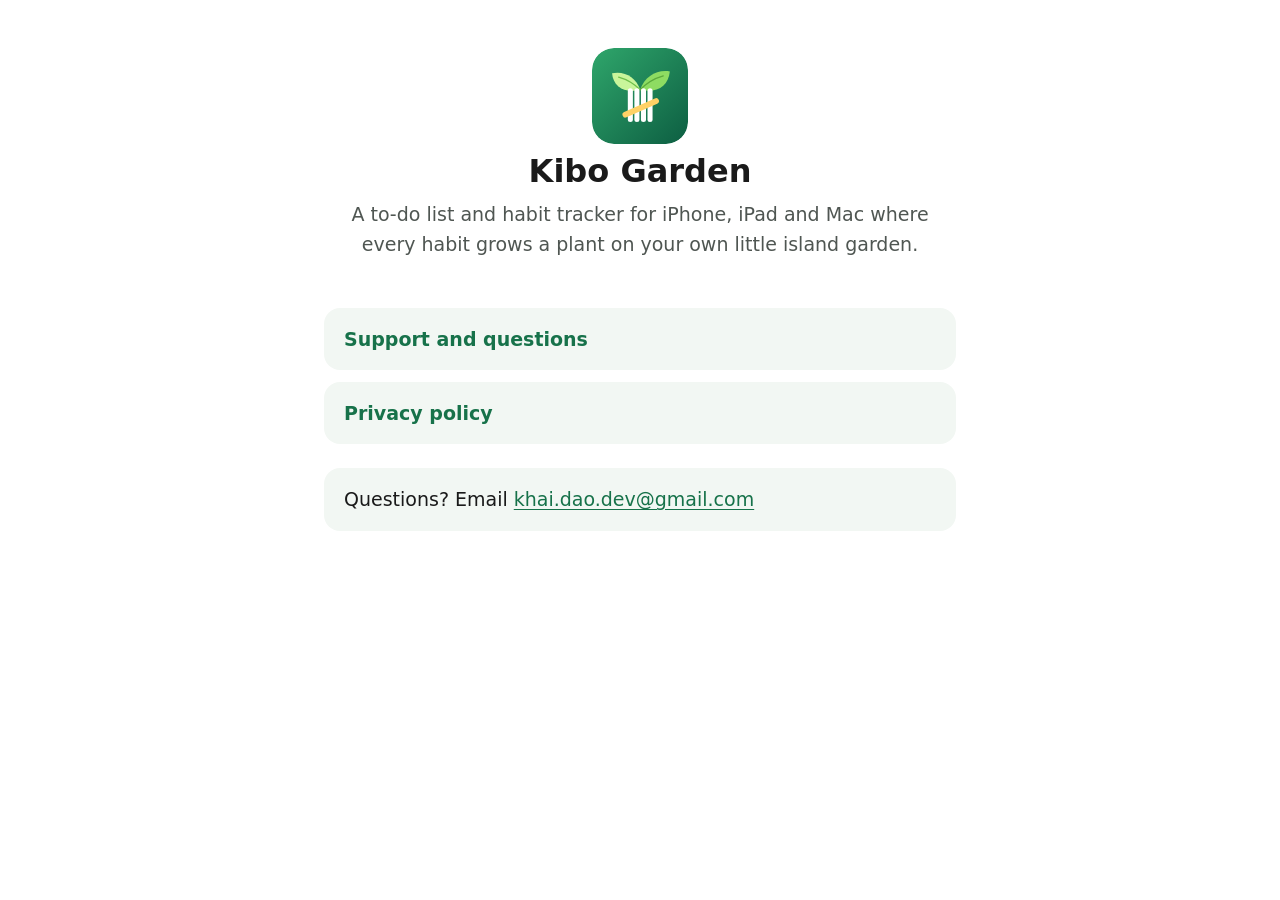
<file: index.html>
<!doctype html>
<html lang="en-GB">
<head>
  <meta charset="utf-8">
  <meta name="viewport" content="width=device-width, initial-scale=1">
  <meta name="color-scheme" content="light dark">
  <title>Kibo Garden</title>
  <meta name="description" content="Kibo Garden is a to-do list and habit tracker for iPhone, iPad and Mac where every habit grows a plant.">
  <link rel="icon" href="icon.svg" type="image/svg+xml">
  <link rel="stylesheet" href="style.css">
</head>
<body>
  <main class="page">
    <div class="hero">
      <img src="icon.svg" alt="">
      <h1>Kibo Garden</h1>
      <p class="lead">A to-do list and habit tracker for iPhone, iPad and Mac where every habit grows a plant on your own little island garden.</p>
    </div>
    <ul class="links">
      <li><a href="support/">Support and questions</a></li>
      <li><a href="privacy/">Privacy policy</a></li>
    </ul>
    <div class="contact">
      <p>Questions? Email <a href="mailto:khai.dao.dev@gmail.com">khai.dao.dev@gmail.com</a></p>
    </div>
  </main>
</body>
</html>
</file>
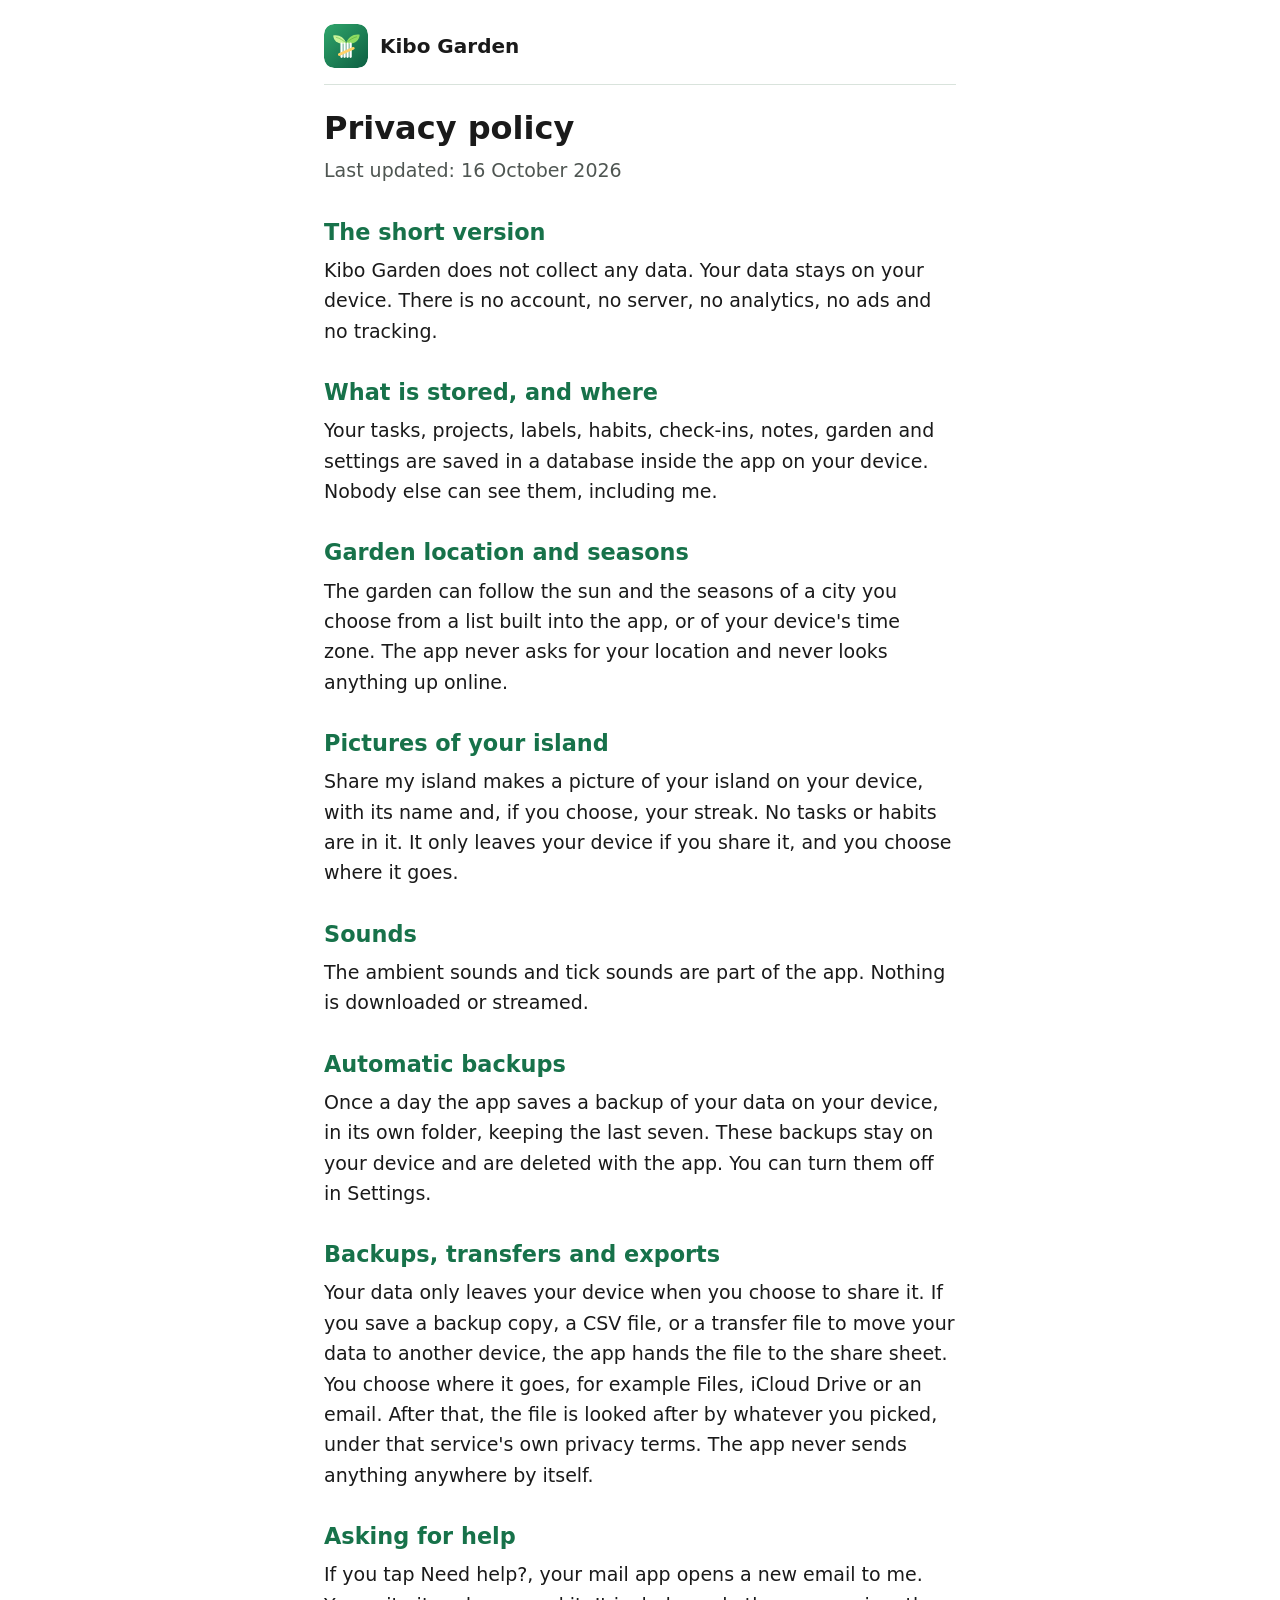
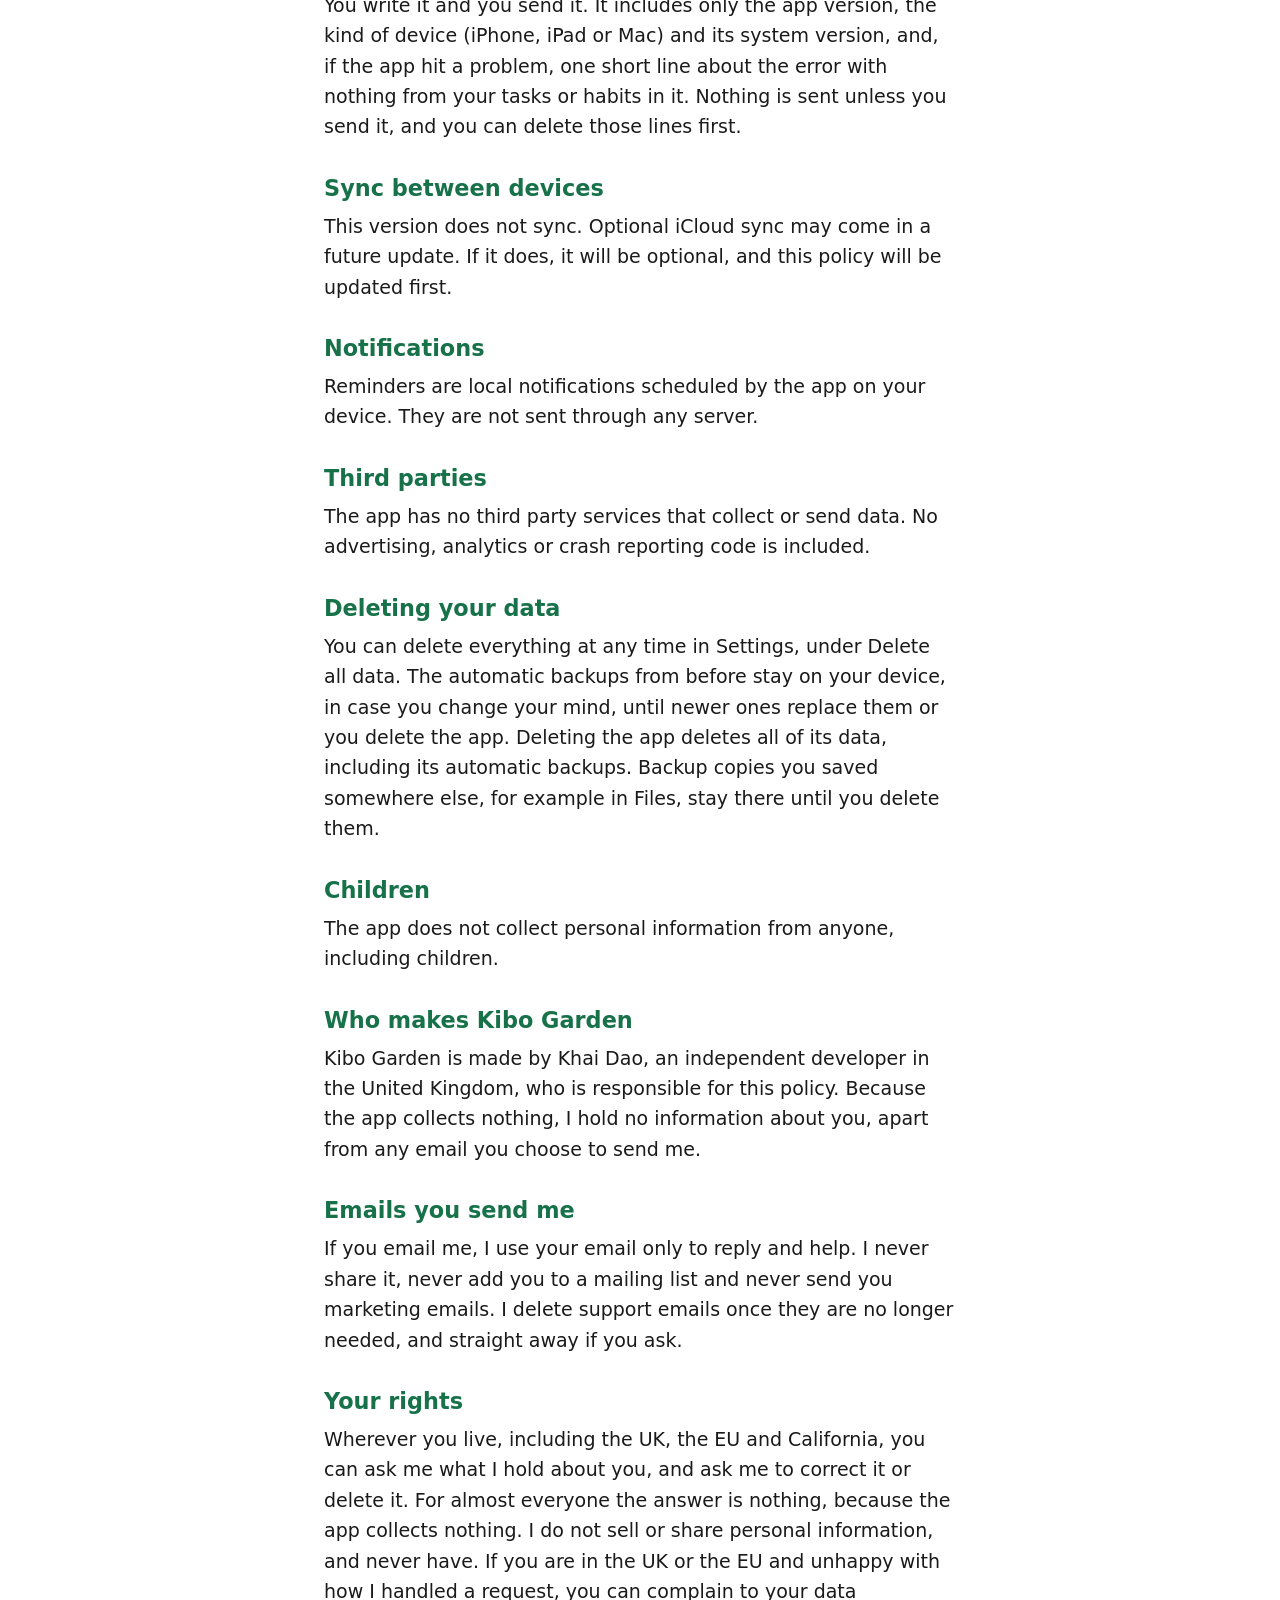
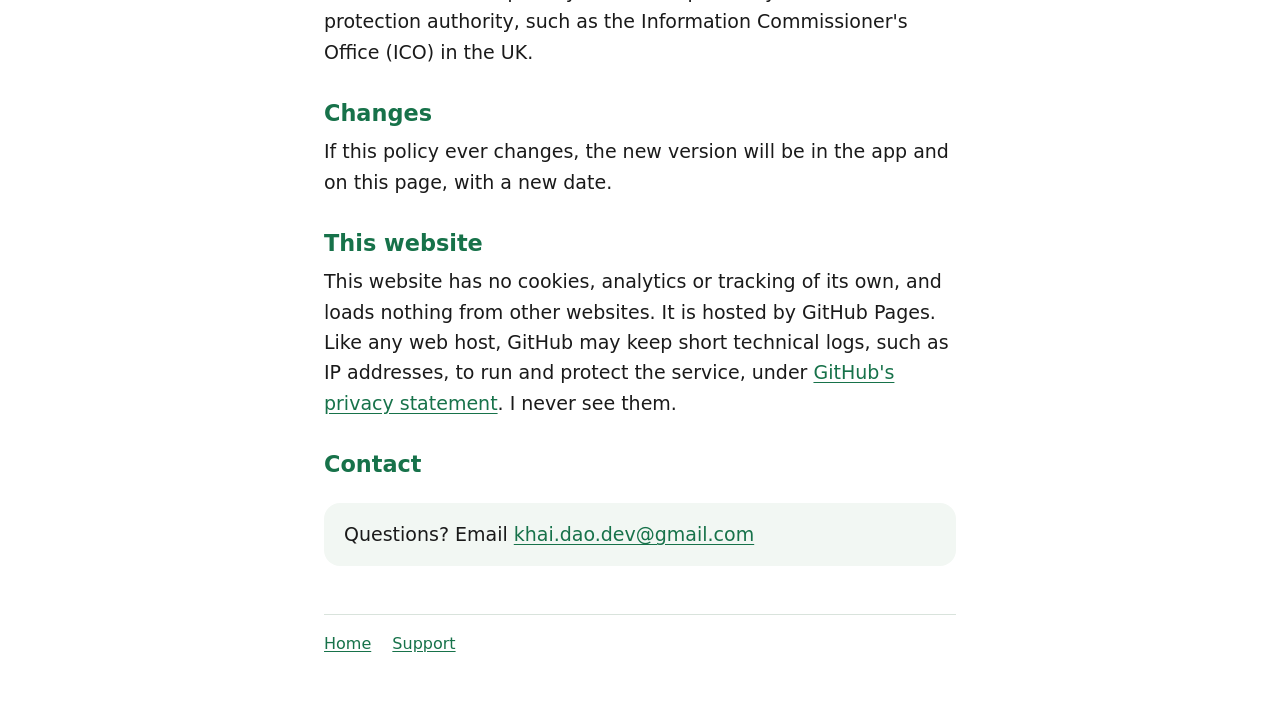
<file: privacy/index.html>
<!doctype html>
<html lang="en-GB">
<head>
  <meta charset="utf-8">
  <meta name="viewport" content="width=device-width, initial-scale=1">
  <meta name="color-scheme" content="light dark">
  <title>Privacy policy: Kibo Garden</title>
  <meta name="description" content="Kibo Garden does not collect any data. Your data stays on your device.">
  <link rel="icon" href="../icon.svg" type="image/svg+xml">
  <link rel="stylesheet" href="../style.css">
</head>
<body>
  <main class="page">
    <header class="top">
      <img src="../icon.svg" alt="">
      <a href="../">Kibo Garden</a>
    </header>

    <h1>Privacy policy</h1>
    <p class="updated">Last updated: 16 October 2026</p>

    <h2>The short version</h2>
    <p>Kibo Garden does not collect any data. Your data stays on your device. There is no account, no server, no analytics, no ads and no tracking.</p>

    <h2>What is stored, and where</h2>
    <p>Your tasks, projects, labels, habits, check-ins, notes, garden and settings are saved in a database inside the app on your device. Nobody else can see them, including me.</p>

    <h2>Garden location and seasons</h2>
    <p>The garden can follow the sun and the seasons of a city you choose from a list built into the app, or of your device's time zone. The app never asks for your location and never looks anything up online.</p>

    <h2>Pictures of your island</h2>
    <p>Share my island makes a picture of your island on your device, with its name and, if you choose, your streak. No tasks or habits are in it. It only leaves your device if you share it, and you choose where it goes.</p>

    <h2>Sounds</h2>
    <p>The ambient sounds and tick sounds are part of the app. Nothing is downloaded or streamed.</p>

    <h2>Automatic backups</h2>
    <p>Once a day the app saves a backup of your data on your device, in its own folder, keeping the last seven. These backups stay on your device and are deleted with the app. You can turn them off in Settings.</p>

    <h2>Backups, transfers and exports</h2>
    <p>Your data only leaves your device when you choose to share it. If you save a backup copy, a CSV file, or a transfer file to move your data to another device, the app hands the file to the share sheet. You choose where it goes, for example Files, iCloud Drive or an email. After that, the file is looked after by whatever you picked, under that service's own privacy terms. The app never sends anything anywhere by itself.</p>

    <h2>Asking for help</h2>
    <p>If you tap Need help?, your mail app opens a new email to me. You write it and you send it. It includes only the app version, the kind of device (iPhone, iPad or Mac) and its system version, and, if the app hit a problem, one short line about the error with nothing from your tasks or habits in it. Nothing is sent unless you send it, and you can delete those lines first.</p>

    <h2>Sync between devices</h2>
    <p>This version does not sync. Optional iCloud sync may come in a future update. If it does, it will be optional, and this policy will be updated first.</p>

    <h2>Notifications</h2>
    <p>Reminders are local notifications scheduled by the app on your device. They are not sent through any server.</p>

    <h2>Third parties</h2>
    <p>The app has no third party services that collect or send data. No advertising, analytics or crash reporting code is included.</p>

    <h2>Deleting your data</h2>
    <p>You can delete everything at any time in Settings, under Delete all data. The automatic backups from before stay on your device, in case you change your mind, until newer ones replace them or you delete the app. Deleting the app deletes all of its data, including its automatic backups. Backup copies you saved somewhere else, for example in Files, stay there until you delete them.</p>

    <h2>Children</h2>
    <p>The app does not collect personal information from anyone, including children.</p>

    <h2>Who makes Kibo Garden</h2>
    <p>Kibo Garden is made by Khai Dao, an independent developer in the United Kingdom, who is responsible for this policy. Because the app collects nothing, I hold no information about you, apart from any email you choose to send me.</p>
    <h2>Emails you send me</h2>
    <p>If you email me, I use your email only to reply and help. I never share it, never add you to a mailing list and never send you marketing emails. I delete support emails once they are no longer needed, and straight away if you ask.</p>
    <h2>Your rights</h2>
    <p>Wherever you live, including the UK, the EU and California, you can ask me what I hold about you, and ask me to correct it or delete it. For almost everyone the answer is nothing, because the app collects nothing. I do not sell or share personal information, and never have. If you are in the UK or the EU and unhappy with how I handled a request, you can complain to your data protection authority, such as the Information Commissioner&#39;s Office (ICO) in the UK.</p>
    <h2>Changes</h2>
    <p>If this policy ever changes, the new version will be in the app and on this page, with a new date.</p>

    <h2>This website</h2>
    <p>This website has no cookies, analytics or tracking of its own, and loads nothing from other websites. It is hosted by GitHub Pages. Like any web host, GitHub may keep short technical logs, such as IP addresses, to run and protect the service, under <a href="https://docs.github.com/en/site-policy/privacy-policies/github-general-privacy-statement">GitHub&#39;s privacy statement</a>. I never see them.</p>

    <h2>Contact</h2>
    <div class="contact">
      <p>Questions? Email <a href="mailto:khai.dao.dev@gmail.com">khai.dao.dev@gmail.com</a></p>
    </div>

    <footer>
      <a href="../">Home</a>
      <a href="../support/">Support</a>
    </footer>
  </main>
</body>
</html>
</file>
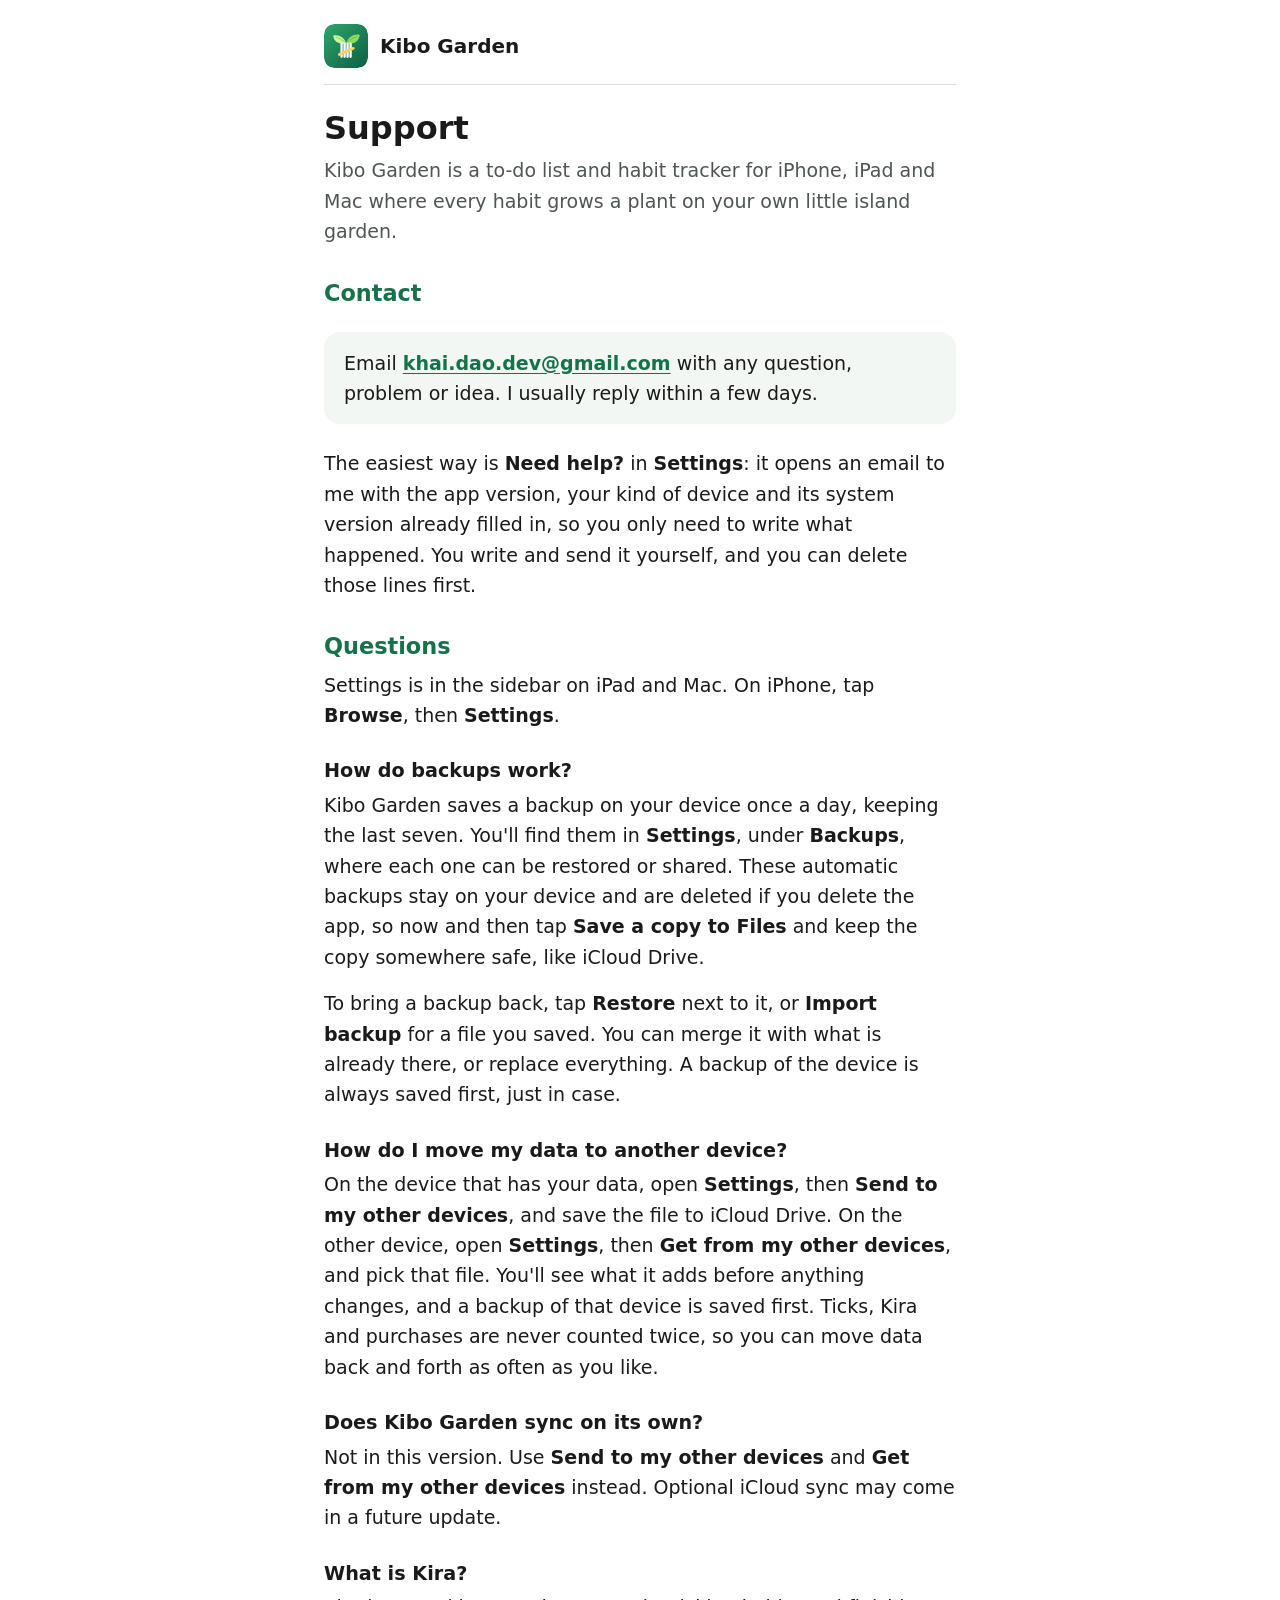
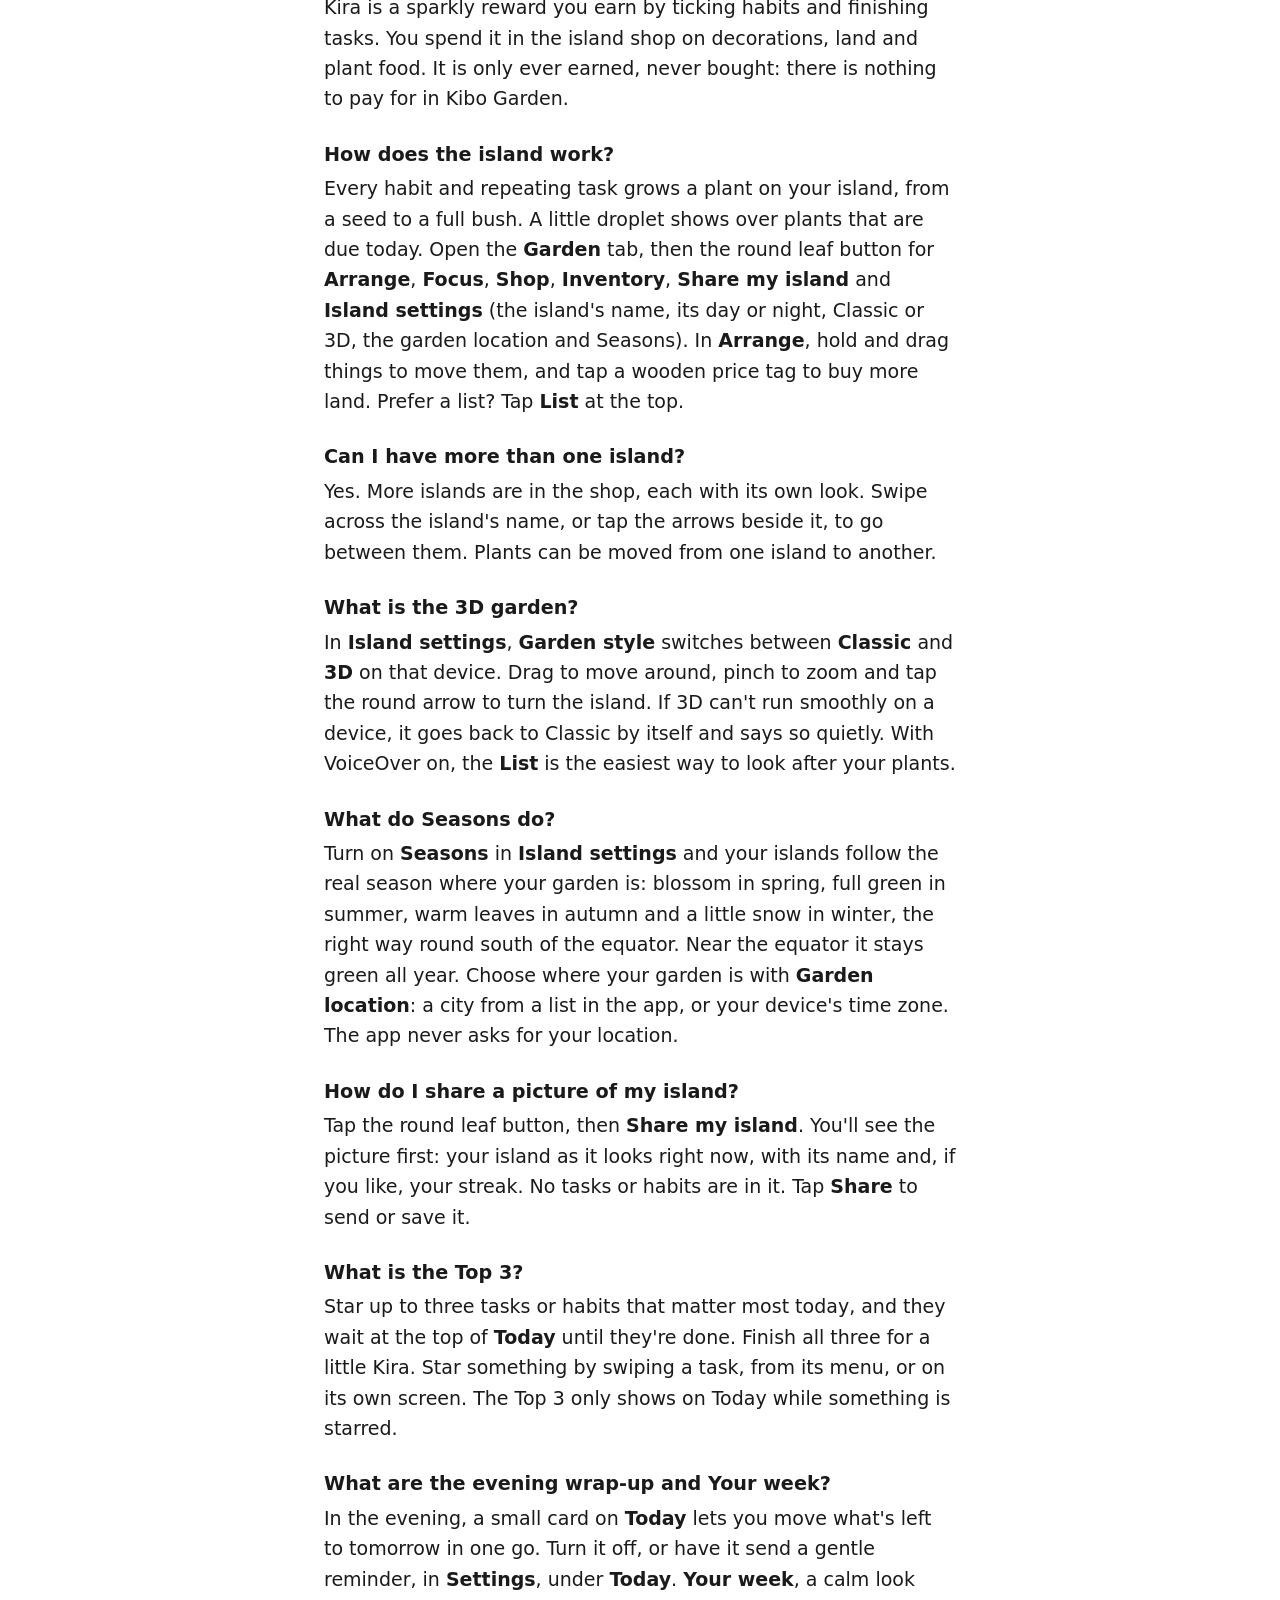
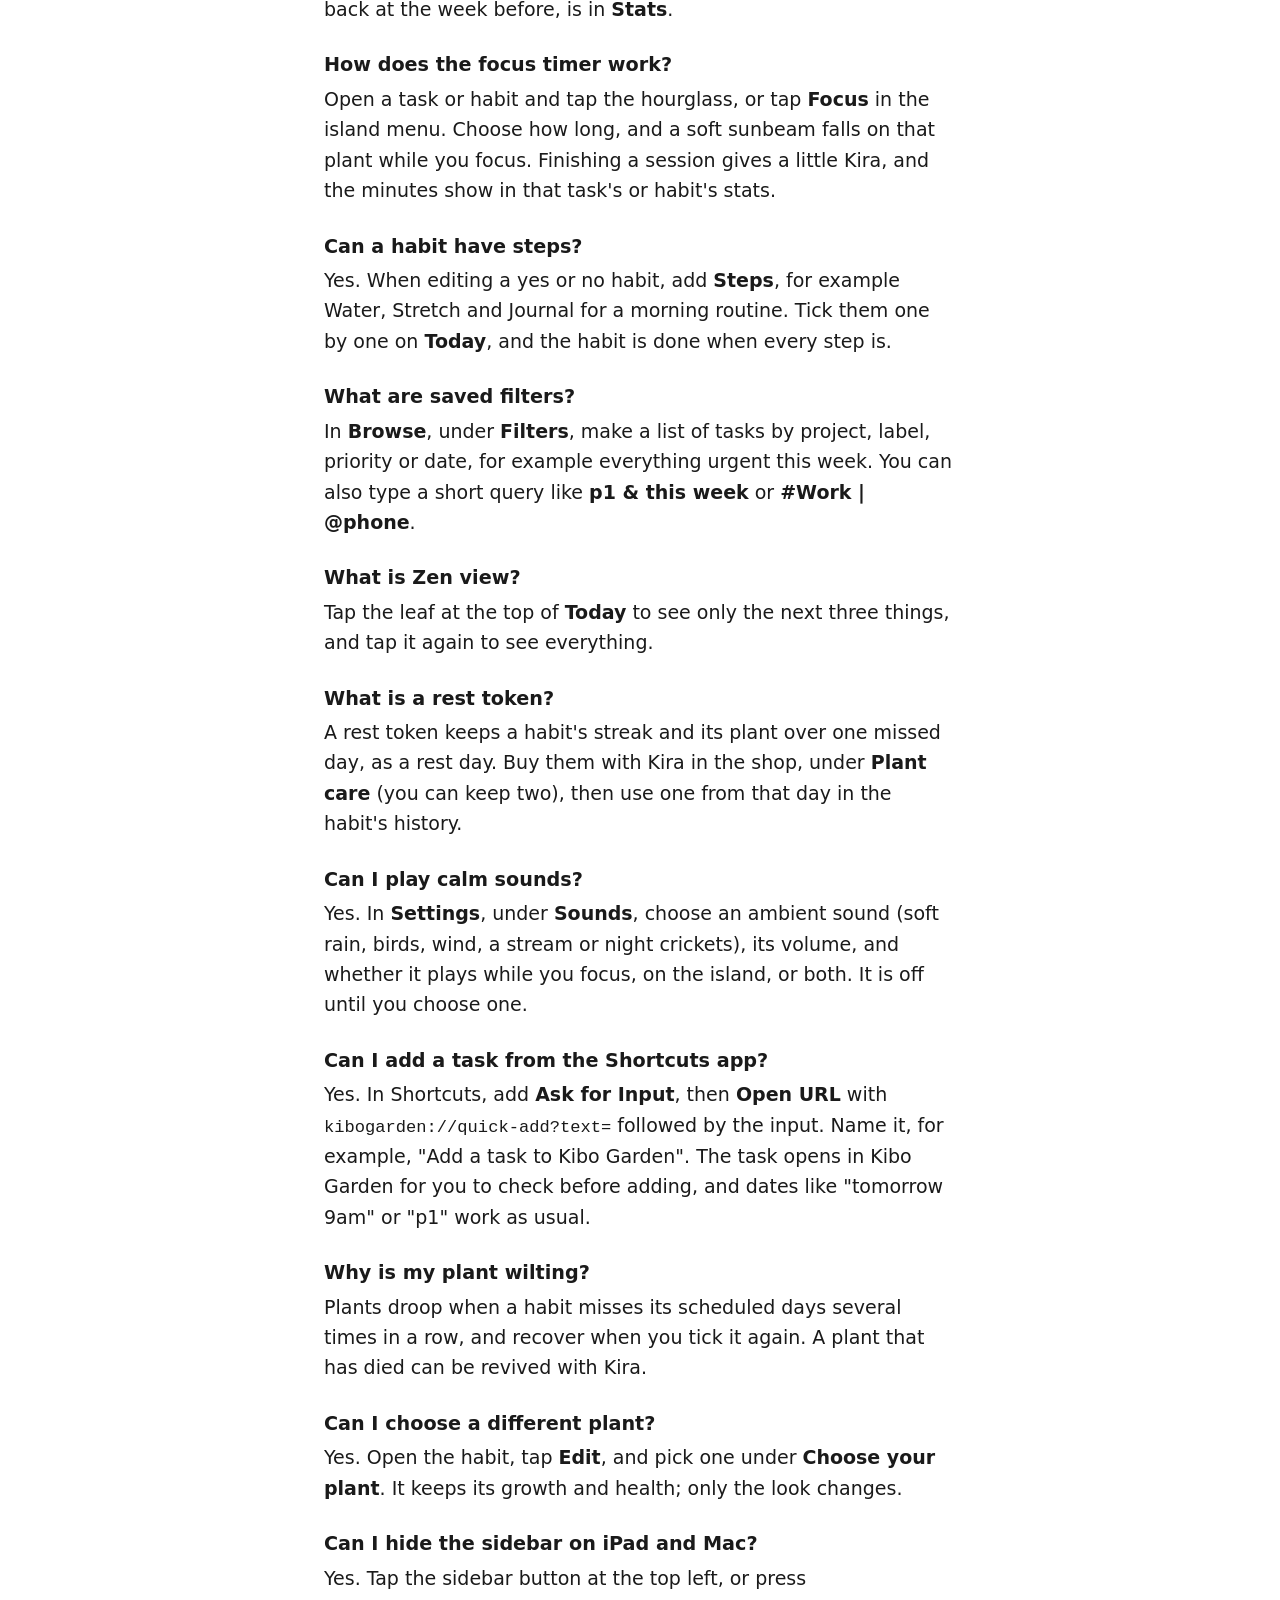
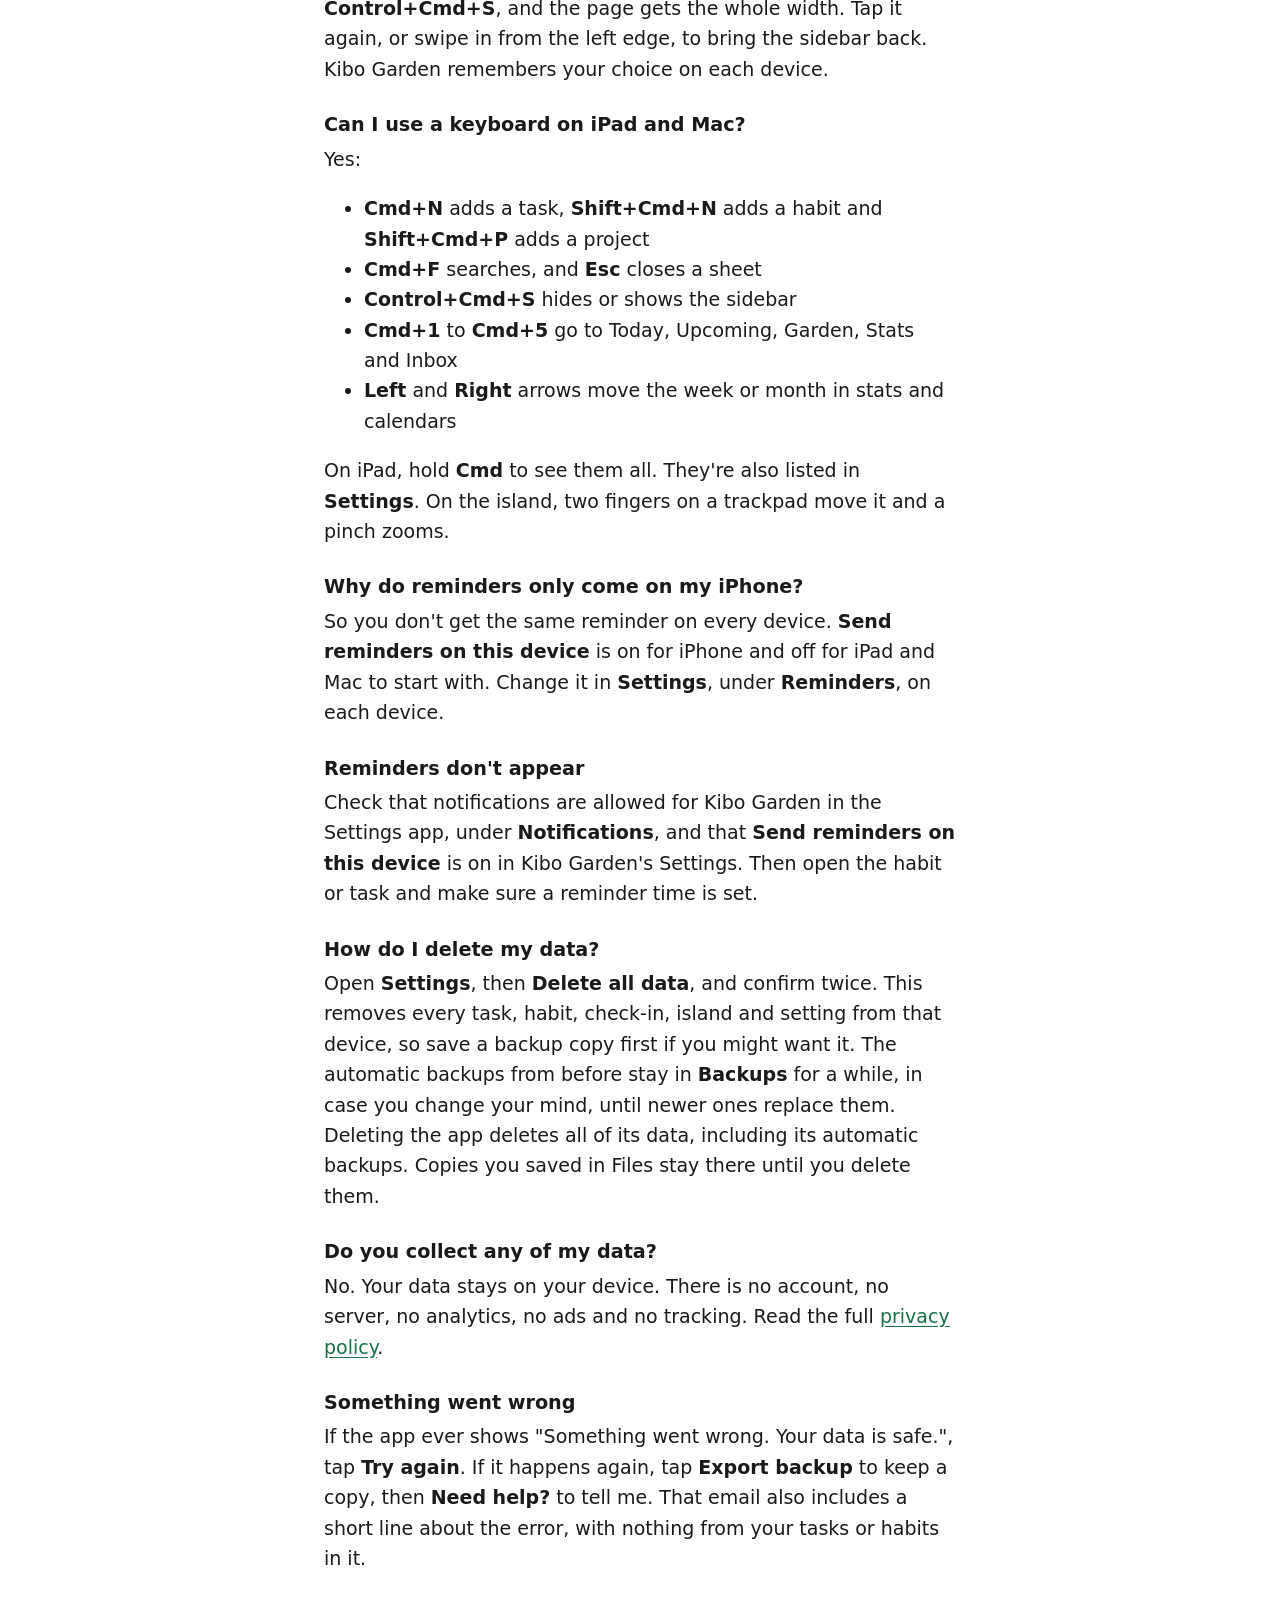
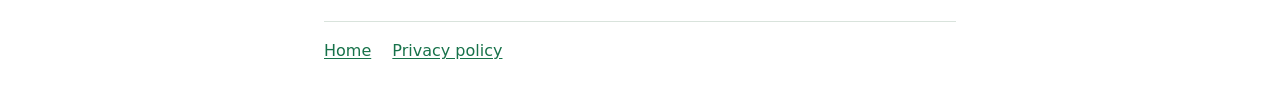
<file: support/index.html>
<!doctype html>
<html lang="en-GB">
<head>
  <meta charset="utf-8">
  <meta name="viewport" content="width=device-width, initial-scale=1">
  <meta name="color-scheme" content="light dark">
  <title>Support: Kibo Garden</title>
  <meta name="description" content="Help with Kibo Garden, the to-do list and habit tracker where every habit grows a plant on your own island garden.">
  <link rel="icon" href="../icon.svg" type="image/svg+xml">
  <link rel="stylesheet" href="../style.css">
</head>
<body>
  <main class="page">
    <header class="top">
      <img src="../icon.svg" alt="">
      <a href="../">Kibo Garden</a>
    </header>

    <h1>Support</h1>
    <p class="lead">Kibo Garden is a to-do list and habit tracker for iPhone, iPad and Mac where every habit grows a plant on your own little island garden.</p>

    <h2>Contact</h2>
    <div class="contact">
      <p>Email <a href="mailto:khai.dao.dev@gmail.com"><strong>khai.dao.dev@gmail.com</strong></a> with any question, problem or idea. I usually reply within a few days.</p>
    </div>
    <p>The easiest way is <strong>Need help?</strong> in <strong>Settings</strong>: it opens an email to me with the app version, your kind of device and its system version already filled in, so you only need to write what happened. You write and send it yourself, and you can delete those lines first.</p>

    <h2>Questions</h2>
    <p>Settings is in the sidebar on iPad and Mac. On iPhone, tap <strong>Browse</strong>, then <strong>Settings</strong>.</p>

    <h3>How do backups work?</h3>
    <p>Kibo Garden saves a backup on your device once a day, keeping the last seven. You'll find them in <strong>Settings</strong>, under <strong>Backups</strong>, where each one can be restored or shared. These automatic backups stay on your device and are deleted if you delete the app, so now and then tap <strong>Save a copy to Files</strong> and keep the copy somewhere safe, like iCloud Drive.</p>
    <p>To bring a backup back, tap <strong>Restore</strong> next to it, or <strong>Import backup</strong> for a file you saved. You can merge it with what is already there, or replace everything. A backup of the device is always saved first, just in case.</p>

    <h3>How do I move my data to another device?</h3>
    <p>On the device that has your data, open <strong>Settings</strong>, then <strong>Send to my other devices</strong>, and save the file to iCloud Drive. On the other device, open <strong>Settings</strong>, then <strong>Get from my other devices</strong>, and pick that file. You'll see what it adds before anything changes, and a backup of that device is saved first. Ticks, Kira and purchases are never counted twice, so you can move data back and forth as often as you like.</p>

    <h3>Does Kibo Garden sync on its own?</h3>
    <p>Not in this version. Use <strong>Send to my other devices</strong> and <strong>Get from my other devices</strong> instead. Optional iCloud sync may come in a future update.</p>

    <h3>What is Kira?</h3>
    <p>Kira is a sparkly reward you earn by ticking habits and finishing tasks. You spend it in the island shop on decorations, land and plant food. It is only ever earned, never bought: there is nothing to pay for in Kibo Garden.</p>

    <h3>How does the island work?</h3>
    <p>Every habit and repeating task grows a plant on your island, from a seed to a full bush. A little droplet shows over plants that are due today. Open the <strong>Garden</strong> tab, then the round leaf button for <strong>Arrange</strong>, <strong>Focus</strong>, <strong>Shop</strong>, <strong>Inventory</strong>, <strong>Share my island</strong> and <strong>Island settings</strong> (the island's name, its day or night, Classic or 3D, the garden location and Seasons). In <strong>Arrange</strong>, hold and drag things to move them, and tap a wooden price tag to buy more land. Prefer a list? Tap <strong>List</strong> at the top.</p>

    <h3>Can I have more than one island?</h3>
    <p>Yes. More islands are in the shop, each with its own look. Swipe across the island's name, or tap the arrows beside it, to go between them. Plants can be moved from one island to another.</p>

    <h3>What is the 3D garden?</h3>
    <p>In <strong>Island settings</strong>, <strong>Garden style</strong> switches between <strong>Classic</strong> and <strong>3D</strong> on that device. Drag to move around, pinch to zoom and tap the round arrow to turn the island. If 3D can't run smoothly on a device, it goes back to Classic by itself and says so quietly. With VoiceOver on, the <strong>List</strong> is the easiest way to look after your plants.</p>

    <h3>What do Seasons do?</h3>
    <p>Turn on <strong>Seasons</strong> in <strong>Island settings</strong> and your islands follow the real season where your garden is: blossom in spring, full green in summer, warm leaves in autumn and a little snow in winter, the right way round south of the equator. Near the equator it stays green all year. Choose where your garden is with <strong>Garden location</strong>: a city from a list in the app, or your device's time zone. The app never asks for your location.</p>

    <h3>How do I share a picture of my island?</h3>
    <p>Tap the round leaf button, then <strong>Share my island</strong>. You'll see the picture first: your island as it looks right now, with its name and, if you like, your streak. No tasks or habits are in it. Tap <strong>Share</strong> to send or save it.</p>

    <h3>What is the Top 3?</h3>
    <p>Star up to three tasks or habits that matter most today, and they wait at the top of <strong>Today</strong> until they're done. Finish all three for a little Kira. Star something by swiping a task, from its menu, or on its own screen. The Top 3 only shows on Today while something is starred.</p>

    <h3>What are the evening wrap-up and Your week?</h3>
    <p>In the evening, a small card on <strong>Today</strong> lets you move what's left to tomorrow in one go. Turn it off, or have it send a gentle reminder, in <strong>Settings</strong>, under <strong>Today</strong>. <strong>Your week</strong>, a calm look back at the week before, is in <strong>Stats</strong>.</p>

    <h3>How does the focus timer work?</h3>
    <p>Open a task or habit and tap the hourglass, or tap <strong>Focus</strong> in the island menu. Choose how long, and a soft sunbeam falls on that plant while you focus. Finishing a session gives a little Kira, and the minutes show in that task's or habit's stats.</p>

    <h3>Can a habit have steps?</h3>
    <p>Yes. When editing a yes or no habit, add <strong>Steps</strong>, for example Water, Stretch and Journal for a morning routine. Tick them one by one on <strong>Today</strong>, and the habit is done when every step is.</p>

    <h3>What are saved filters?</h3>
    <p>In <strong>Browse</strong>, under <strong>Filters</strong>, make a list of tasks by project, label, priority or date, for example everything urgent this week. You can also type a short query like <strong>p1 &amp; this week</strong> or <strong>#Work | @phone</strong>.</p>

    <h3>What is Zen view?</h3>
    <p>Tap the leaf at the top of <strong>Today</strong> to see only the next three things, and tap it again to see everything.</p>

    <h3>What is a rest token?</h3>
    <p>A rest token keeps a habit's streak and its plant over one missed day, as a rest day. Buy them with Kira in the shop, under <strong>Plant care</strong> (you can keep two), then use one from that day in the habit's history.</p>

    <h3>Can I play calm sounds?</h3>
    <p>Yes. In <strong>Settings</strong>, under <strong>Sounds</strong>, choose an ambient sound (soft rain, birds, wind, a stream or night crickets), its volume, and whether it plays while you focus, on the island, or both. It is off until you choose one.</p>

    <h3>Can I add a task from the Shortcuts app?</h3>
    <p>Yes. In Shortcuts, add <strong>Ask for Input</strong>, then <strong>Open URL</strong> with <code>kibogarden://quick-add?text=</code> followed by the input. Name it, for example, "Add a task to Kibo Garden". The task opens in Kibo Garden for you to check before adding, and dates like "tomorrow 9am" or "p1" work as usual.</p>

    <h3>Why is my plant wilting?</h3>
    <p>Plants droop when a habit misses its scheduled days several times in a row, and recover when you tick it again. A plant that has died can be revived with Kira.</p>

    <h3>Can I choose a different plant?</h3>
    <p>Yes. Open the habit, tap <strong>Edit</strong>, and pick one under <strong>Choose your plant</strong>. It keeps its growth and health; only the look changes.</p>

    <h3>Can I hide the sidebar on iPad and Mac?</h3>
    <p>Yes. Tap the sidebar button at the top left, or press <strong>Control+Cmd+S</strong>, and the page gets the whole width. Tap it again, or swipe in from the left edge, to bring the sidebar back. Kibo Garden remembers your choice on each device.</p>

    <h3>Can I use a keyboard on iPad and Mac?</h3>
    <p>Yes:</p>
    <ul>
      <li><strong>Cmd+N</strong> adds a task, <strong>Shift+Cmd+N</strong> adds a habit and <strong>Shift+Cmd+P</strong> adds a project</li>
      <li><strong>Cmd+F</strong> searches, and <strong>Esc</strong> closes a sheet</li>
      <li><strong>Control+Cmd+S</strong> hides or shows the sidebar</li>
      <li><strong>Cmd+1</strong> to <strong>Cmd+5</strong> go to Today, Upcoming, Garden, Stats and Inbox</li>
      <li><strong>Left</strong> and <strong>Right</strong> arrows move the week or month in stats and calendars</li>
    </ul>
    <p>On iPad, hold <strong>Cmd</strong> to see them all. They're also listed in <strong>Settings</strong>. On the island, two fingers on a trackpad move it and a pinch zooms.</p>

    <h3>Why do reminders only come on my iPhone?</h3>
    <p>So you don't get the same reminder on every device. <strong>Send reminders on this device</strong> is on for iPhone and off for iPad and Mac to start with. Change it in <strong>Settings</strong>, under <strong>Reminders</strong>, on each device.</p>

    <h3>Reminders don&#x27;t appear</h3>
    <p>Check that notifications are allowed for Kibo Garden in the Settings app, under <strong>Notifications</strong>, and that <strong>Send reminders on this device</strong> is on in Kibo Garden's Settings. Then open the habit or task and make sure a reminder time is set.</p>

    <h3>How do I delete my data?</h3>
    <p>Open <strong>Settings</strong>, then <strong>Delete all data</strong>, and confirm twice. This removes every task, habit, check-in, island and setting from that device, so save a backup copy first if you might want it. The automatic backups from before stay in <strong>Backups</strong> for a while, in case you change your mind, until newer ones replace them. Deleting the app deletes all of its data, including its automatic backups. Copies you saved in Files stay there until you delete them.</p>

    <h3>Do you collect any of my data?</h3>
    <p>No. Your data stays on your device. There is no account, no server, no analytics, no ads and no tracking. Read the full <a href="../privacy/">privacy policy</a>.</p>

    <h3>Something went wrong</h3>
    <p>If the app ever shows "Something went wrong. Your data is safe.", tap <strong>Try again</strong>. If it happens again, tap <strong>Export backup</strong> to keep a copy, then <strong>Need help?</strong> to tell me. That email also includes a short line about the error, with nothing from your tasks or habits in it.</p>

    <footer>
      <a href="../">Home</a>
      <a href="../privacy/">Privacy policy</a>
    </footer>
  </main>
</body>
</html>
</file>
<file: style.css>
/* Kibo Garden site. Plain CSS, no external files. Follows the device's light or dark mode. */
:root {
  color-scheme: light dark;
  --bg: #ffffff;
  --surface: #f2f7f3;
  --text: #1a1a1a;
  --muted: #4f5652;
  --green: #17724a;
  --border: #d9e3dc;
}

@media (prefers-color-scheme: dark) {
  :root {
    --bg: #0e1411;
    --surface: #17211b;
    --text: #eef2ef;
    --muted: #b3bdb6;
    --green: #7ad6a2;
    --border: #2a372f;
  }
}

* {
  box-sizing: border-box;
}

html {
  -webkit-text-size-adjust: 100%;
  text-size-adjust: 100%;
}

body {
  margin: 0;
  background: var(--bg);
  color: var(--text);
  font-family: -apple-system, BlinkMacSystemFont, system-ui, "Segoe UI", Roboto, Helvetica, Arial, sans-serif;
  font-size: 1.1875rem;
  line-height: 1.6;
}

.page {
  max-width: 42rem;
  margin: 0 auto;
  padding: 1.5rem 1.25rem 3rem;
}

header.top {
  display: flex;
  align-items: center;
  gap: 0.75rem;
  padding-bottom: 1rem;
  border-bottom: 1px solid var(--border);
  margin-bottom: 1.5rem;
}

header.top img {
  width: 2.75rem;
  height: 2.75rem;
  border-radius: 0.65rem;
}

header.top a {
  color: var(--text);
  font-weight: 700;
  font-size: 1.25rem;
  text-decoration: none;
}

h1 {
  font-size: 2rem;
  line-height: 1.2;
  margin: 0 0 0.5rem;
}

h2 {
  font-size: 1.4rem;
  line-height: 1.3;
  margin: 2rem 0 0.5rem;
  color: var(--green);
}

h3 {
  font-size: 1.2rem;
  line-height: 1.35;
  margin: 1.75rem 0 0.35rem;
}

p {
  margin: 0 0 1rem;
}

a {
  color: var(--green);
  text-underline-offset: 0.15em;
}

.updated,
.lead {
  color: var(--muted);
}

.contact {
  background: var(--surface);
  border-radius: 1rem;
  padding: 1rem 1.25rem;
  margin: 1.5rem 0;
}

.contact p {
  margin: 0;
}

.links {
  list-style: none;
  padding: 0;
  margin: 1.5rem 0;
  display: grid;
  gap: 0.75rem;
}

.links a {
  display: block;
  background: var(--surface);
  border-radius: 1rem;
  padding: 1rem 1.25rem;
  font-weight: 600;
  text-decoration: none;
}

.hero {
  text-align: center;
  padding: 1.5rem 0 0.5rem;
}

.hero img {
  width: 6rem;
  height: 6rem;
  border-radius: 1.4rem;
}

footer {
  margin-top: 3rem;
  padding-top: 1rem;
  border-top: 1px solid var(--border);
  color: var(--muted);
  font-size: 1rem;
}

footer a {
  margin-right: 1rem;
}

code {
  font-family: ui-monospace, SFMono-Regular, Menlo, monospace;
  font-size: 0.9em;
  overflow-wrap: anywhere;
}
</file>
